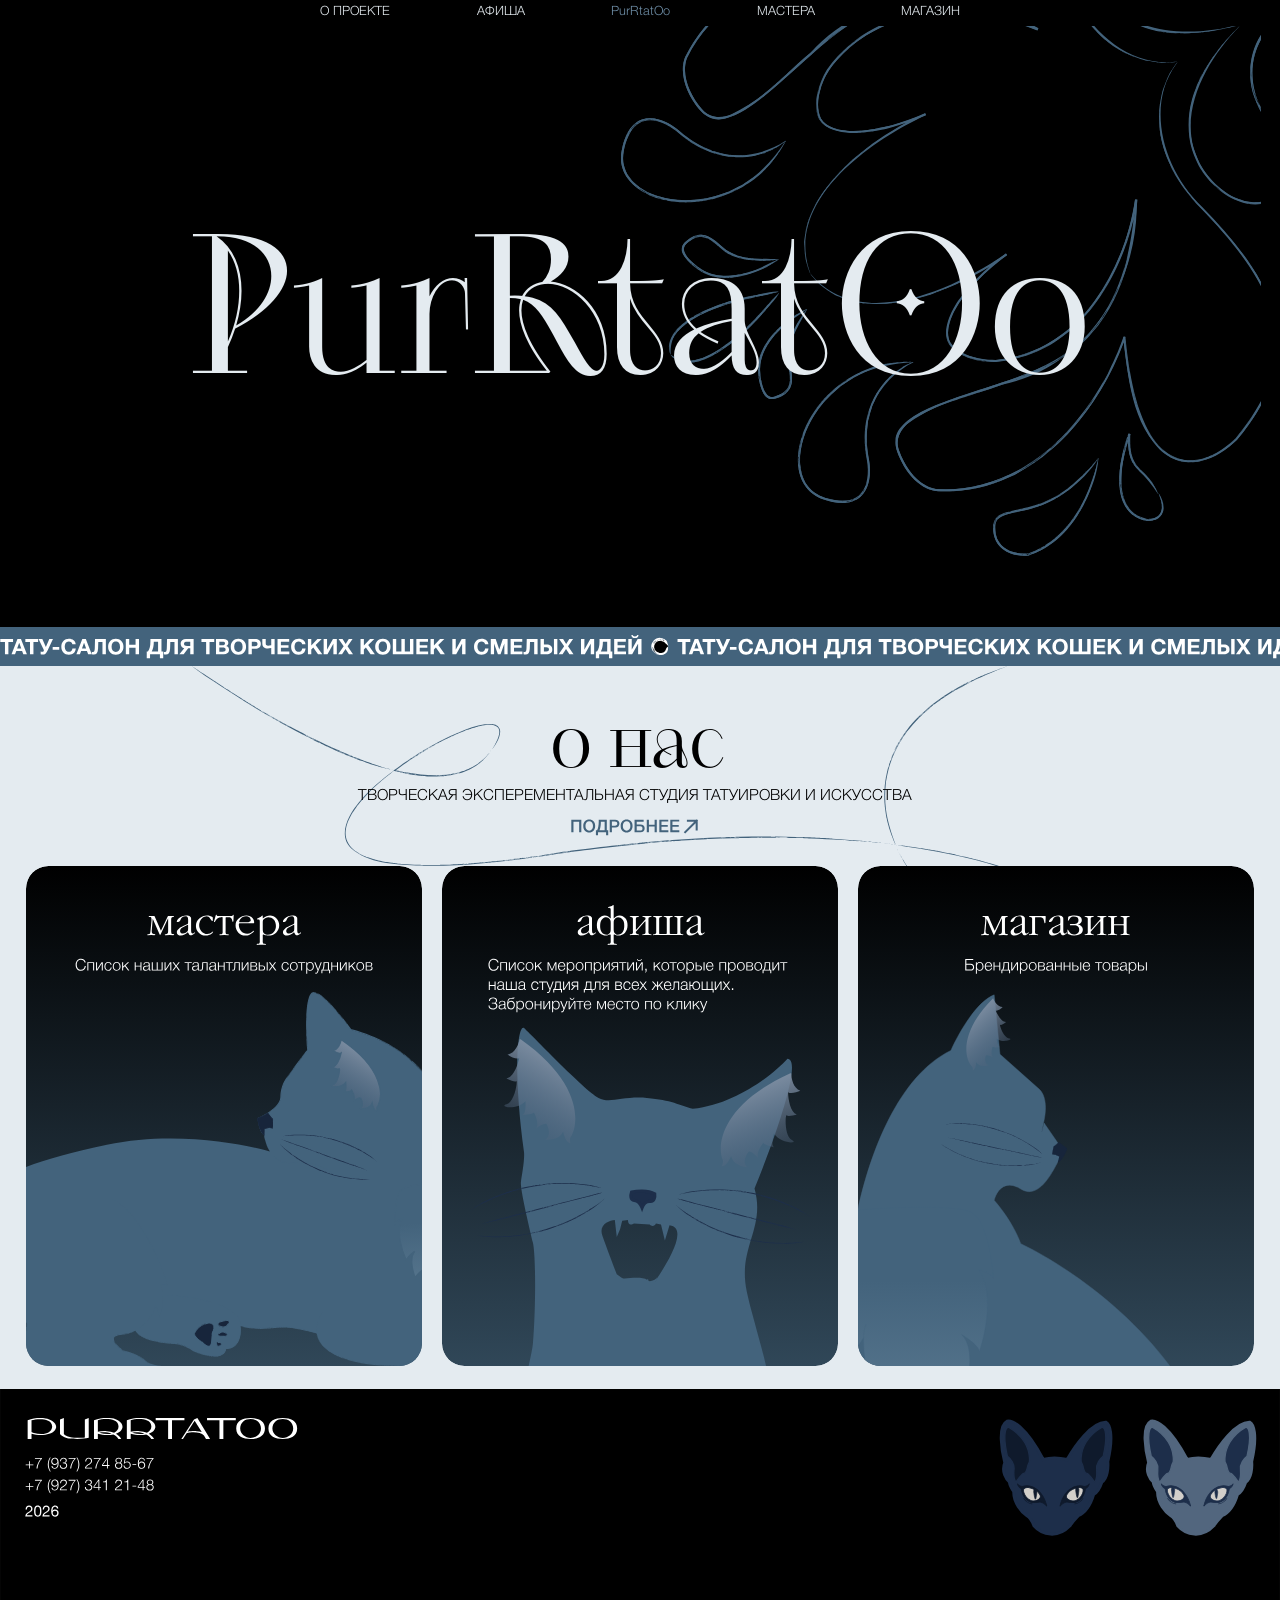
<file: index.html>
<!doctype html>
<html lang="ru">
  <head>
    <meta charset="UTF-8" />
    <meta name="viewport" content="width=device-width, initial-scale=1.0" />
    <title>PurrTatoo</title>
    <link rel="stylesheet" href="stylesheets/style.css" />
    <script src="javascripts/scripts.js" defer></script>
  </head>
  <body id="glavn" >
    <div id="burger"></div>

    <nav class="mainMenu">
      <a class="mainMenuLink" href="about.html">О ПРОЕКТЕ</a>
      <a class="mainMenuLink" href="poster.html">АФИША</a>
      <a class="mainMenuLink active" href="index.html">PurRtatOo</a>
      <a class="mainMenuLink" href="employees.html">МАСТЕРА</a>
      <a class="mainMenuLink" href="shop.html">МАГАЗИН</a>
    </nav>
<!-- ---------------------- 1 экран ---------------------- -->
    <div class="e1e">
    <img id="yzorc1q" src="./images/yzor1ekr1.svg" alt="">
    <img id="yzorc2q" src="./images/yzor2ekr1.svg" alt="">
    <p id="logoMain" >PurRtatOo</p>
    <img id="lap1anim" src="./images/lapka1ek.svg" alt="">
    <img id="lap2anim" src="./images/lapka2ek.svg" alt="">
    <img id="lap3anim" src="./images/lapka3ek.svg" alt="">
    </div>
<!-- ---------------------- бег строка ---------------------- -->
<div class="begstroka">
  <div class="ticker-wrap">
    <img id="strochka" src="./images/stroka.svg" alt="">
    <img id="strochka-clone" src="./images/stroka.svg" alt="">
  </div>
</div>
<!-- ---------------------- 2 экран ---------------------- -->
<div class="e2e">
  <img id="fon2ek" src="./images/fon2ekr.svg" alt="">
  <p id="aboutUs" >о нас</p>
  <p id="text2ekr" >ТВОРЧЕСКАЯ ЭКСПЕРЕМЕНТАЛЬНАЯ СТУДИЯ ТАТУИРОВКИ И ИСКУССТВА</p>
  <a href="about.html">
  <img id="podrob" src="./images/podrobnee.svg" alt="">
  </a>
  <!-- <div class="carti">
<img id="cartoch1" src="./images/kartochka1.svg" alt="">
<img id="cartoch2" src="./images/kartochka2.svg" alt="">
<img id="cartoch3" src="./images/kartochka3.svg" alt="">
  </div> -->
  <div class="carti">
  <a href="employees.html">
    <img id="cartoch1" src="./images/kartochka1.svg" alt="">
  </a>
  <a href="poster.html">
    <img id="cartoch2" src="./images/kartochka2.svg" alt="">
  </a>
  <a href="shop.html">
    <img id="cartoch3" src="./images/kartochka3.svg" alt="">
  </a>
</div>
</div>
<div>
<img id="pod" src="./images/podval1.svg" alt="">
</div>
</file>
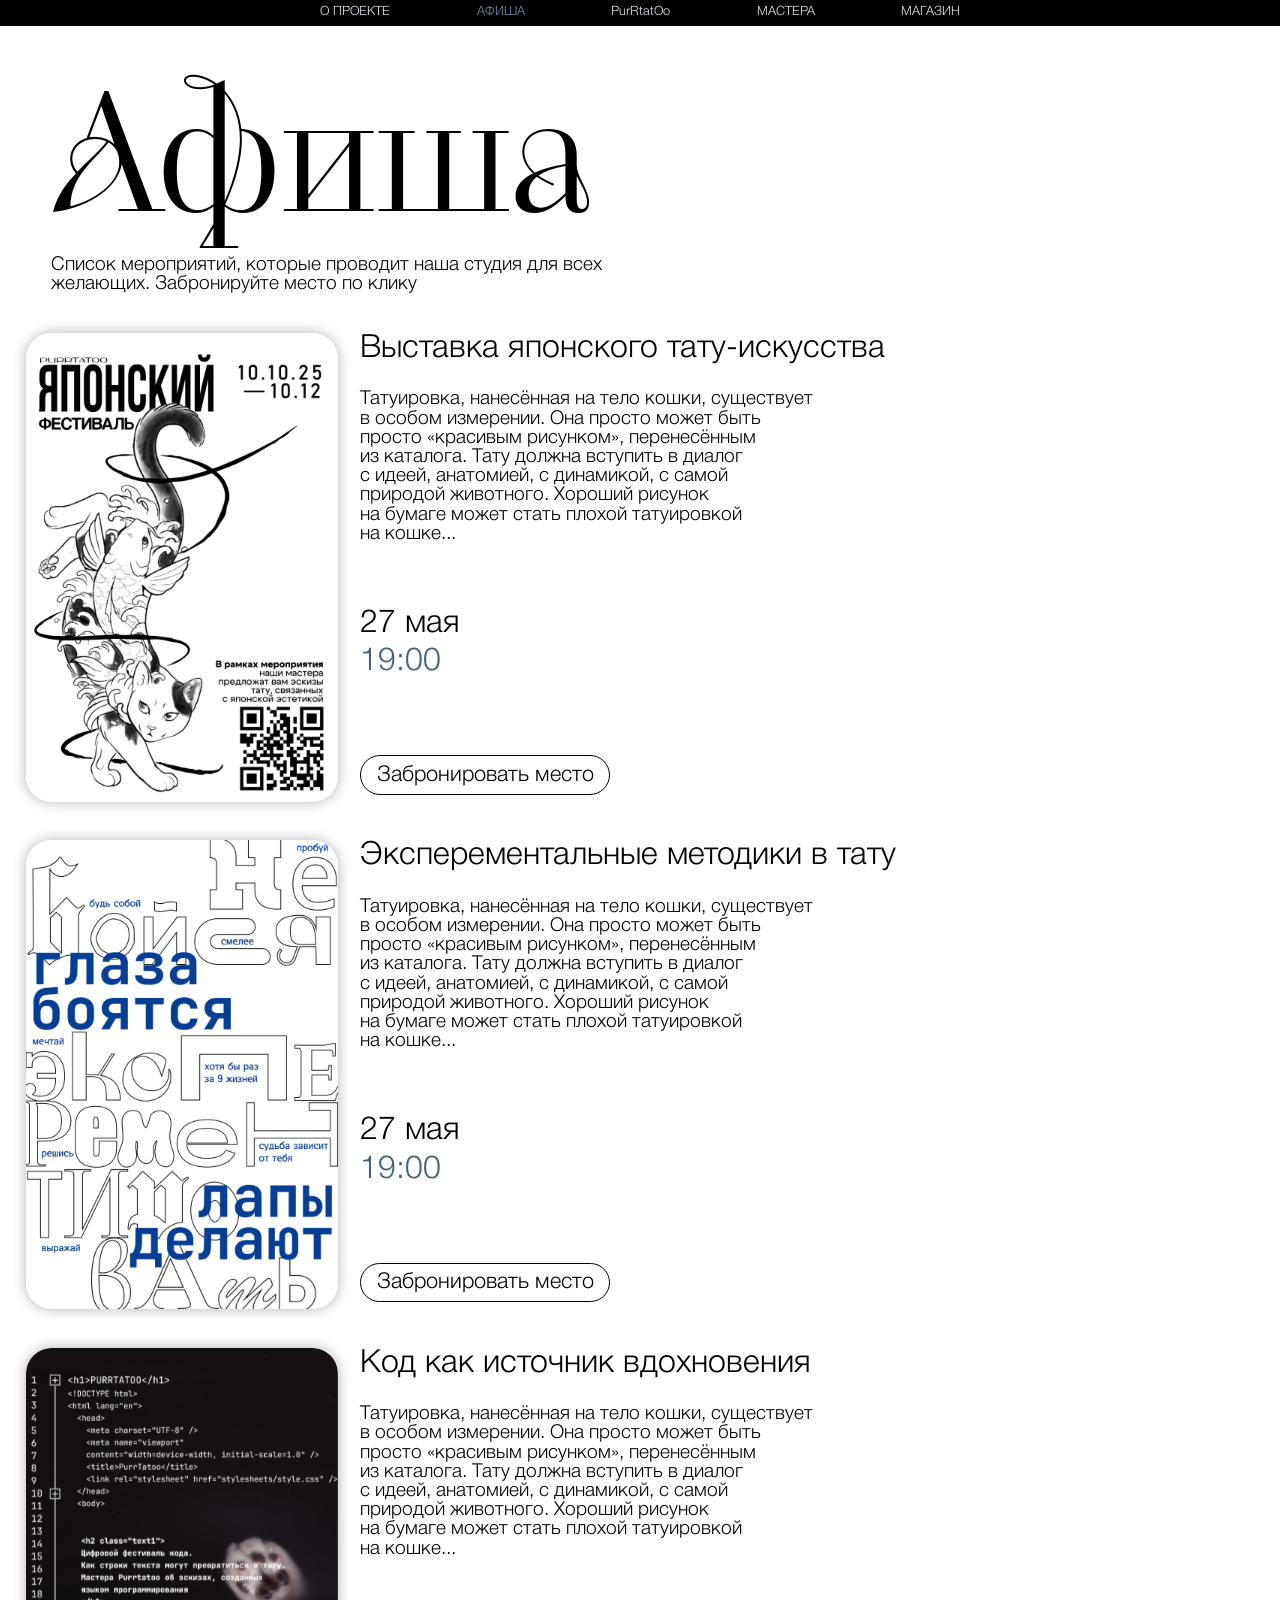
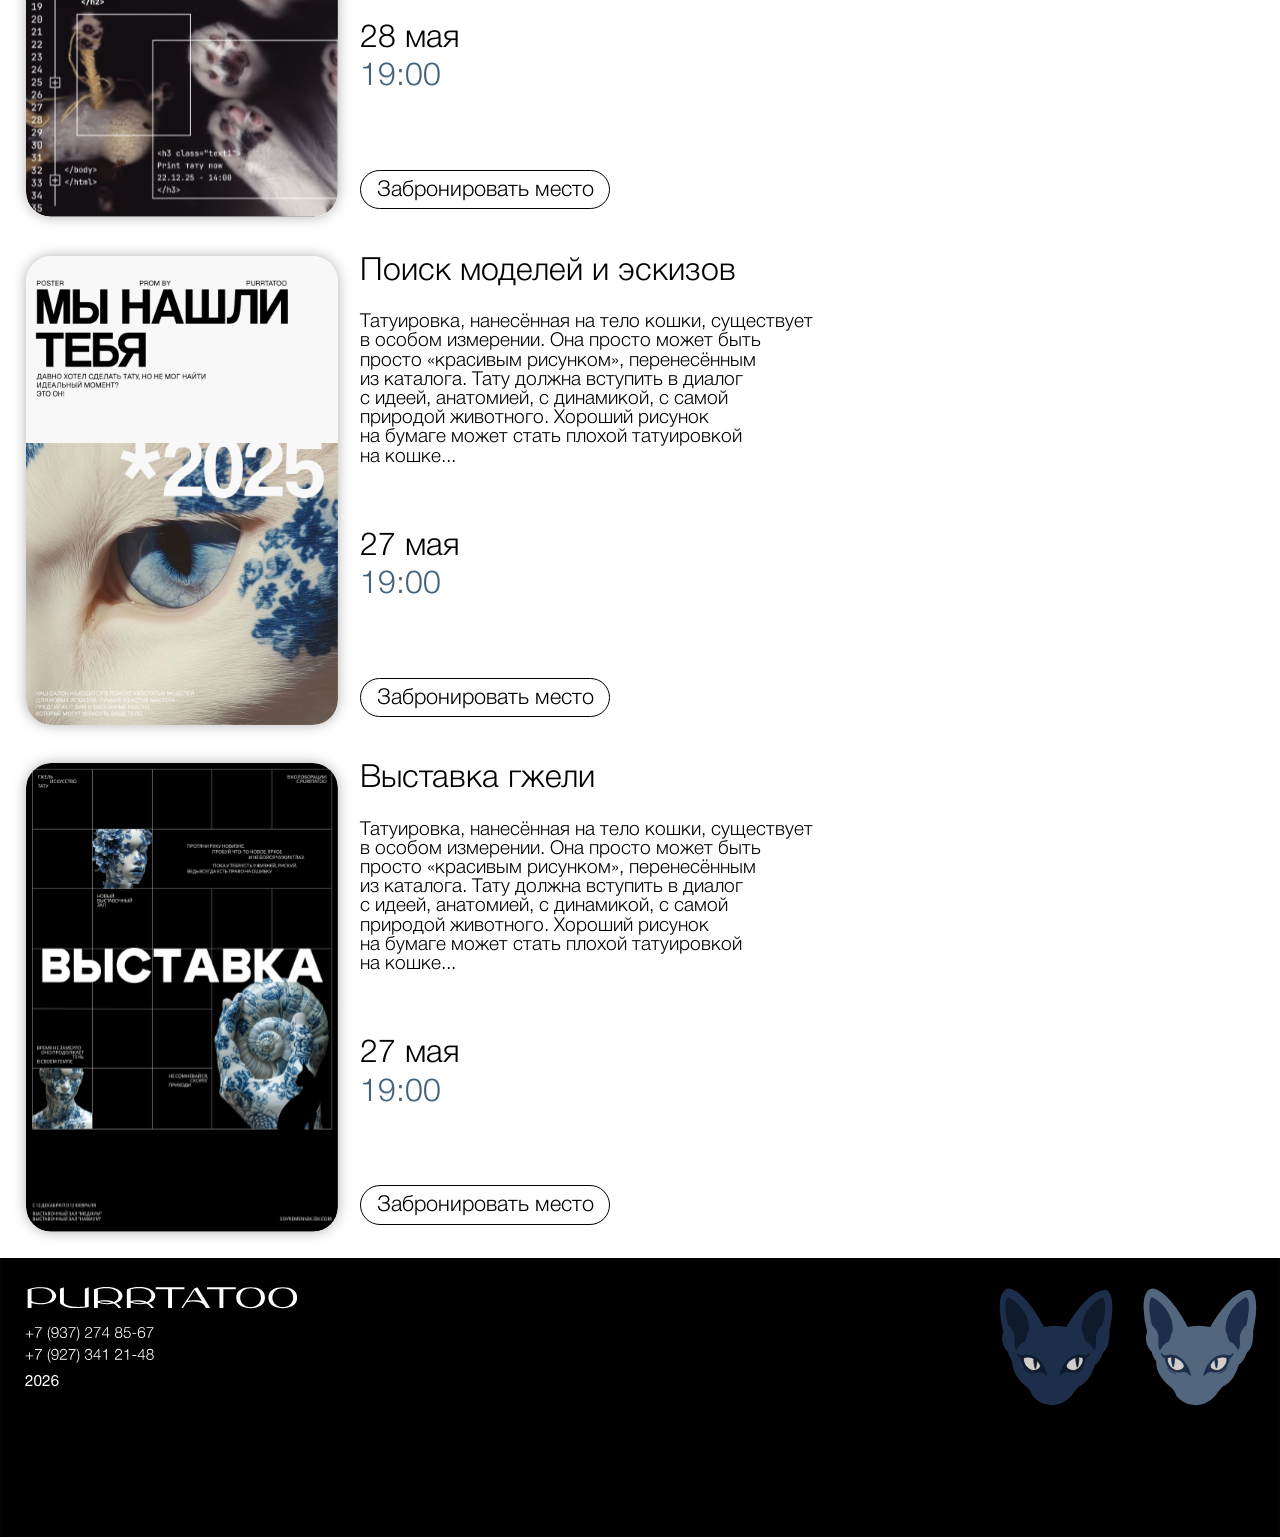
<file: poster.html>
<!doctype html>
<html lang="ru">
  <head>
    <meta charset="UTF-8" />
    <meta name="viewport" content="width=device-width, initial-scale=1.0" />
    <title>Афиша PurrTatoo</title>
    <link rel="stylesheet" href="stylesheets/style.css" />
    <script src="javascripts/scripts.js" defer></script>
  </head>
  <body>
    <div id="burger"></div>
    <nav class="mainMenu">
      <a class="mainMenuLink" href="about.html">О ПРОЕКТЕ</a>
      <a class="mainMenuLink  active" href="poster.html">АФИША</a>
      <a class="mainMenuLink" href="index.html">PurRtatOo</a>
      <a class="mainMenuLink" href="employees.html">МАСТЕРА</a>
      <a class="mainMenuLink" href="shop.html">МАГАЗИН</a>
    </nav>

  <h1 id="afishGlavn-1text">Афиша</h1>
  <h3 id="afishGlavn-2text">Список мероприятий, которые проводит наша студия для всех <br>
  желающих. Забронируйте место по клику</h3>

<section class="afisha">
  <div class="event-card">
  <img class="event-card-image"src="./images/plakat1.svg" alt="">
  <div class="event-card-content">
  <h2 class="event-card-title event-title">
  Выставка японского тату-искусства
  </h2>
  <p class="event-card-description">
Татуировка, нанесённая на тело кошки, существует <br> 
в особом  измерении. Она просто может быть <br>
просто «красивым рисунком», перенесённым <br>
из каталога. Тату должна вступить в диалог <br>
с идеей, анатомией, с динамикой, с самой <br>
природой животного. Хороший рисунок <br>
на бумаге может стать плохой татуировкой <br>
на кошке...</p>
  <div class="event-card-date">
  <p class="afisha-data">27 мая</p>
  <p class="afisha-time">19:00</p>
  </div>
  <button class="event-card-button"> Забронировать место </button>
  </div>
  </div>
</section>


<section class="afisha">
  <div class="event-card">
  <img class="event-card-image"src="./images/plakat2.svg" alt="">
  <div class="event-card-content">
  <h2 class="event-card-title event-title">
Эксперементальные методики в тату
  </h2>
  <p class="event-card-description">
Татуировка, нанесённая на тело кошки, существует <br> 
в особом  измерении. Она просто может быть <br>
просто «красивым рисунком», перенесённым <br>
из каталога. Тату должна вступить в диалог <br>
с идеей, анатомией, с динамикой, с самой <br>
природой животного. Хороший рисунок <br>
на бумаге может стать плохой татуировкой <br>
на кошке...</p>
  <div class="event-card-date">
  <p class="afisha-data">27 мая</p>
  <p class="afisha-time">19:00</p>
  </div>
  <button class="event-card-button"> Забронировать место </button>
  </div>
  </div>
</section>


<section class="afisha">
  <div class="event-card">
  <img class="event-card-image"src="./images/plakat3.svg" alt="">
  <div class="event-card-content">
  <h2 class="event-card-title event-title">
Код как источник вдохновения
  </h2>
  <p class="event-card-description">
Татуировка, нанесённая на тело кошки, существует <br> 
в особом  измерении. Она просто может быть <br>
просто «красивым рисунком», перенесённым <br>
из каталога. Тату должна вступить в диалог <br>
с идеей, анатомией, с динамикой, с самой <br>
природой животного. Хороший рисунок <br>
на бумаге может стать плохой татуировкой <br>
на кошке...</p>
  <div class="event-card-date">
  <p class="afisha-data">28 мая</p>
  <p class="afisha-time">19:00</p>
  </div>
  <button class="event-card-button"> Забронировать место </button>
  </div>
  </div>
</section>


<section class="afisha">
  <div class="event-card">
  <img class="event-card-image"src="./images/plakat4.svg" alt="">
  <div class="event-card-content">
  <h2 class="event-card-title event-title">
Поиск моделей и эскизов 
  </h2>
  <p class="event-card-description">
Татуировка, нанесённая на тело кошки, существует <br> 
в особом  измерении. Она просто может быть <br>
просто «красивым рисунком», перенесённым <br>
из каталога. Тату должна вступить в диалог <br>
с идеей, анатомией, с динамикой, с самой <br>
природой животного. Хороший рисунок <br>
на бумаге может стать плохой татуировкой <br>
на кошке...</p>
  <div class="event-card-date">
  <p class="afisha-data">27 мая</p>
  <p class="afisha-time">19:00</p>
  </div>
  <button class="event-card-button"> Забронировать место </button>
  </div>
  </div>
</section>


<section class="afisha">
  <div class="event-card">
  <img class="event-card-image"src="./images/plakat5.svg" alt="">
  <div class="event-card-content">
  <h2 class="event-card-title event-title">
Выставка гжели
  </h2>
  <p class="event-card-description">
Татуировка, нанесённая на тело кошки, существует <br> 
в особом  измерении. Она просто может быть <br>
просто «красивым рисунком», перенесённым <br>
из каталога. Тату должна вступить в диалог <br>
с идеей, анатомией, с динамикой, с самой <br>
природой животного. Хороший рисунок <br>
на бумаге может стать плохой татуировкой <br>
на кошке...</p>
  <div class="event-card-date">
  <p class="afisha-data">27 мая</p>
  <p class="afisha-time">19:00</p>
  </div>
  <button class="event-card-button"> Забронировать место </button>
  </div>
  </div>
</section>
<img id="podafisha" src="./images/podval1.svg" alt="">

<div id="bookingModal" class="modal">
  <div class="modal-content">
    <span class="close">&times;</span>

    <div id="bookingStep1">
      <h2 id="modalTitle">Бронирование места</h2>

      <form id="bookingForm">
        <input type="text" placeholder="Ваше имя" required>
        <input type="text" placeholder="Email" required>
        <input type="text" placeholder="Телефон" required>

        <button type="submit">
          Отправить заявку
        </button>
      </form>
    </div>

    <div id="bookingStep2" style="display:none;">
      <img class="image-background" src="./images/forma2yzor.svg" alt="">
      <h2>Все готово!</h2>
      <p id="bookingEventTitle"></p>
      <p id="bookingResultText"></p>
      <p>Улица Пушкина дом Колотушкина</p>
      <p class="metro-list">
        <span class="metro-item">
          <span class="metro-dot pink"></span>
          Пушкинская
        </span>
        <span class="metro-item">
          <span class="metro-dot green"></span>
          Тверская
        </span>
      </p>
    </div>
  </div>
</div>
</body>
</file>
<file: stylesheets/style.css>
@import 'reset.css';
@import 'fonts.css';
@import 'layout.css';
@import 'animation.css';
@import 'adaptive.css';
</file>
